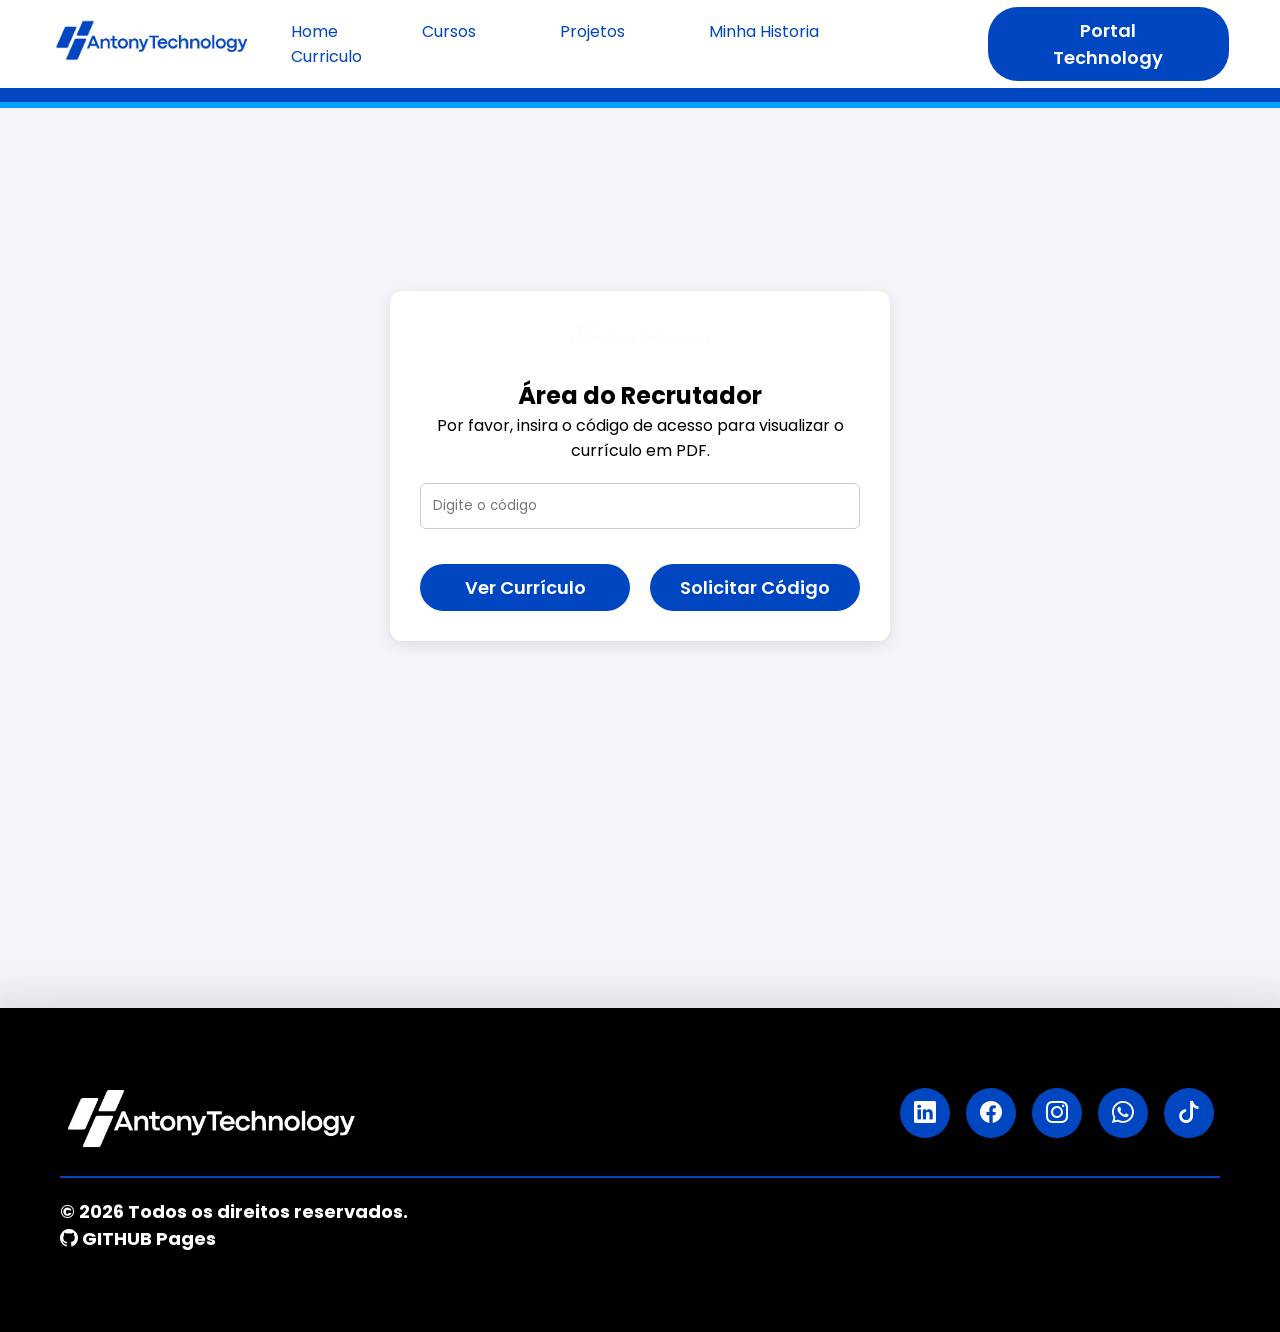
<file: curriculo.html>
<!DOCTYPE html>
<html lang="pt-br">

<head>
    <meta charset="UTF-8">
    <meta name="viewport" content="width=device-width, initial-scale=1.0">
    <link rel="shortcut icon" href="images/icon.png" type="image/x-icon">
    <!--GOOGLE FONTS-->
    <link rel="preconnect" href="https://fonts.googleapis.com">
    <link rel="preconnect" href="https://fonts.gstatic.com" crossorigin>
    <link
        href="https://fonts.googleapis.com/css2?family=Poppins:ital,wght@0,100;0,200;0,300;0,400;0,500;0,600;0,700;0,800;0,900;1,100;1,200;1,300;1,400;1,500;1,600;1,700;1,800;1,900&display=swap"
        rel="stylesheet">
    <!--FIM GOOGLE FONTS -->
    <!--BOOTSTRAP ICONS -->
    <link rel="stylesheet" href="https://cdn.jsdelivr.net/npm/bootstrap-icons@1.11.3/font/bootstrap-icons.min.css">
    <!--FIM BOOTSTRAP ICONS -->
    <link rel="stylesheet" href="style.css">
    <link rel="stylesheet" href="stylemobile.css">
    <script src="menu.js" defer></script>
    <title>Antony Technology</title>
</head>

<body>
    <header>
        <!--interface começo-->
        <div class="interface">
            <div class="logo">
                <!--logo -->
                <a href="index.html">
                    <img src="images/logo1.png" alt="logo do portifolio">
                </a>
            </div>
            <!--fim logo -->
            <!--menu desktop-->
            <nav class="menu-desktop">
                <ul>
                    <li><a href="index.html">Home</a></li>
                    <li><a href="cursos.html">Cursos</a></li>
                    <li><a href="#">Projetos</a></li>
                    <li><a href="#">Minha Historia</a></li>
                    <li><a href="curriculo.html">Curriculo</a></li>
                </ul>
            </nav>
            <div class="btn-contato">
                <a href="login.html">
                    <button>Portal Technology</button>
                </a>
            </div>
            <!--fim menu desktop-->

            <!--menu mobile -->
            <div class="btn-abrir-menu" id="btn-menu">
                <i class="bi bi-list"></i>
            </div>

            <div class="menu-mobile" id="menu-mobile">
                <div class="btn-fechar">
                    <i class="bi bi-x-lg"></i>
                </div>

                <nav>
                    <ul>
                        <li><a href="index.html">Home</a></li>
                        <li><a href="cursos.html">Cursos</a></li>
                        <li><a href="#">Projetos<br>(em breve)</a></li>
                        <li><a href="#">Minha História<br>(em breve)</a></li>
                        <li><a href="curriculo.html">Curriculo</a></li>
                        <li><a href="redirecionamento.html">Contato</a></li>
                        <div class="btn-portal">
                            <li><a href="login.html">Portal Technology</a></li>
                        </div>
                    </ul>
                </nav>
            </div>
            <div class="overlay-menu" id="overlay-menu">
            </div>
        </div>
    </header>
    <!--fim menu mobile-->

    <div class="space1">
    </div>
    <div class="space2">
    </div>

    <div class="card">

        <main class="container-acesso">
            <div class="card-acesso">
                <img src="images/logo2.png" alt="Logo" class="logo-acesso">
                <h2 class="titulo-negrito">Área do Recrutador</h2>
                <p>Por favor, insira o código de acesso para visualizar o currículo em PDF.</p>

                <div class="input-group">
                    <input type="password" id="input-codigo" placeholder="Digite o código">
                    <button id="btn-acessar" class="btn-acesso-curriculo">Ver Currículo</button>
                    <button type="button" id="btn-solicitar" class="btn-solicitar-codigo">Solicitar Código</button>
                </div>

                <p id="mensagem-erro" class="hidden">Código inválido. Verifique e tente novamente.</p>
            </div>

            <div id="pdf-container" class="hidden">
                <hr class="linha-separadora">
                <p class="sucesso-texto"><strong><i class="bi bi-check-circle"></i> Acesso Concedido!</strong></p>
                <iframe src="" id="meu-pdf" width="100%" height="600px" class="iframe-pdf"></iframe>
            </div>
        </main>

    </div>
    <script src="script.js"></script>

    <!--footer-->
    <footer>
        <div class="interface">
            <div class="line-footer">
                <div class="flex">
                    <div class="logo-footer">
                        <img src="images/logo2.png" alt="">
                    </div>
                    <br><br>
                    <div class="btn-social">
                        <a href="https://www.linkedin.com/in/antony-fernando-silva-96120b21a"><button><i
                                    class="bi bi-linkedin"></i></button></a>
                        <a href="#"><button><i class="bi bi-facebook"></i></button></a>
                        <a href="#"><button><i class="bi bi-instagram"></i></button></a>
                        <a href="https://wa.me/5511939064011"><button><i class="bi bi-whatsapp"></i></button></a>
                        <a href="#"><button><i class="bi bi-tiktok"></i></button></a>
                        </a>
                    </div><!--btn-social-->
                </div> <!--flex-->
            </div> <!--line footer-->
            <div class="line-footer borda">
                <div class="text-footer1">
                    © 2026 Todos os direitos reservados.
                </div>
                <div class="text-footer2">
                    <i class="bi bi-github"></i> GITHUB Pages
                </div>
            </div> <!--line footer-->
        </div> <!--interface-->
    </footer>
</body>

</html>
</file>
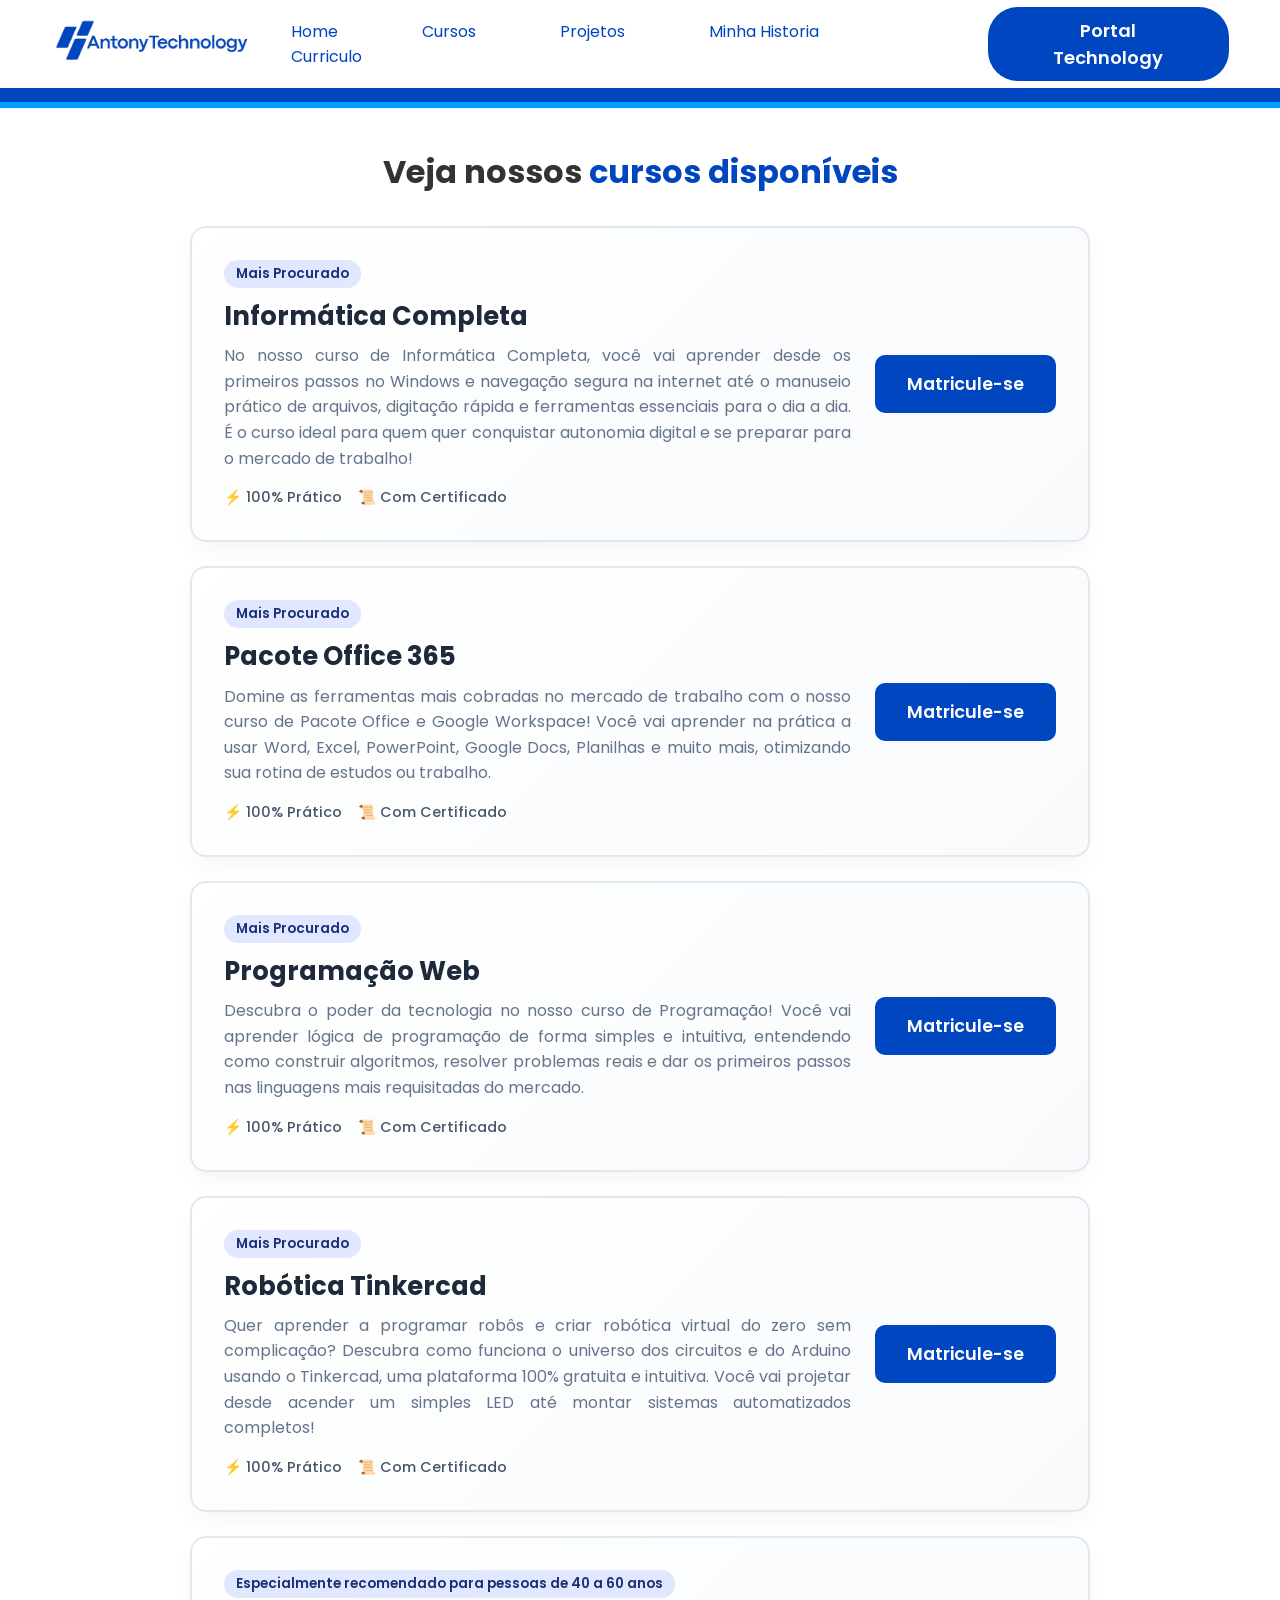
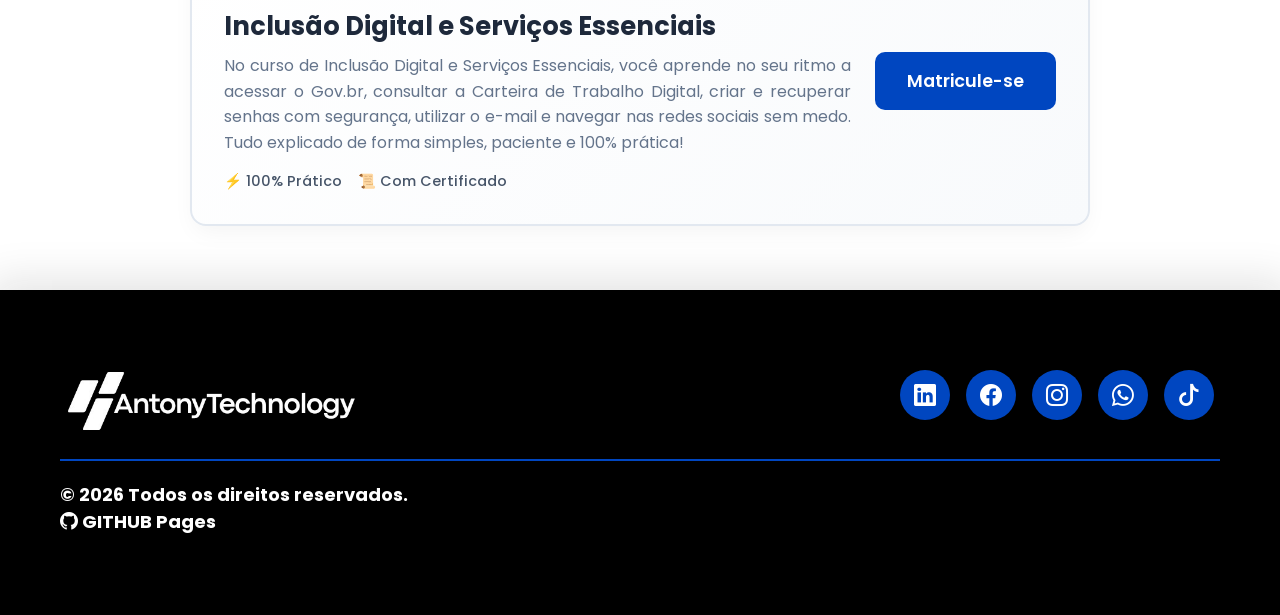
<file: cursos.html>
<!DOCTYPE html>
<html lang="pt-br">

<head>
    <meta charset="UTF-8">
    <meta name="viewport" content="width=device-width, initial-scale=1.0">
    <link rel="shortcut icon" href="images/icon.png" type="image/x-icon">
    <!--GOOGLE FONTS-->
    <link rel="preconnect" href="https://fonts.googleapis.com">
    <link rel="preconnect" href="https://fonts.gstatic.com" crossorigin>
    <link
        href="https://fonts.googleapis.com/css2?family=Poppins:ital,wght@0,100;0,200;0,300;0,400;0,500;0,600;0,700;0,800;0,900;1,100;1,200;1,300;1,400;1,500;1,600;1,700;1,800;1,900&display=swap"
        rel="stylesheet">
    <!--FIM GOOGLE FONTS -->
    <!--BOOTSTRAP ICONS -->
    <link rel="stylesheet" href="https://cdn.jsdelivr.net/npm/bootstrap-icons@1.11.3/font/bootstrap-icons.min.css">
    <!--FIM BOOTSTRAP ICONS -->
    <link rel="stylesheet" href="style.css">
    <link rel="stylesheet" href="stylemobile.css">
    <script src="menu.js" defer></script>

    <link rel="stylesheet" href="https://cdnjs.cloudflare.com/ajax/libs/font-awesome/6.5.1/css/all.min.css">
    <link rel="stylesheet"
        href="https://maxst.icons8.com/vue-static/landings/line-awesome/line-awesome/1.3.0/css/line-awesome.min.css">
    <title>Antony Technology</title>
</head>

<body>
    <header>
        <!--interface começo-->
        <div class="interface">
            <div class="logo">
                <!--logo -->
                <a href="index.html">
                    <img src="images/logo1.png" alt="logo do portifolio">
                </a>
            </div>
            <!--fim logo -->
            <!--menu desktop-->
            <nav class="menu-desktop">
                <ul>
                    <li><a href="index.html">Home</a></li>
                    <li><a href="cursos.html">Cursos</a></li>
                    <li><a href="#">Projetos</a></li>
                    <li><a href="#">Minha Historia</a></li>
                    <li><a href="curriculo.html">Curriculo</a></li>
                </ul>
            </nav>
            <div class="btn-contato">
                <a href="login.html">
                    <button>Portal Technology</button>
                </a>
            </div>
            <!--fim do menu desktop-->

            <!--menu mobile -->

            <div class="btn-abrir-menu" id="btn-menu">
                <i class="bi bi-list"></i>
            </div>

            <div class="menu-mobile" id="menu-mobile">
                <div class="btn-fechar">
                    <i class="bi bi-x-lg"></i>
                </div>

                <nav>
                    <ul>
                        <li><a href="index.html">Home</a></li>
                        <li><a href="cursos.html">Cursos</a></li>
                        <li><a href="#">Projetos<br>(em breve)</a></li>
                        <li><a href="#">Minha História<br>(em breve)</a></li>
                        <li><a href="curriculo.html">Curriculo</a></li>
                        <li><a href="redirecionamento.html">Contato</a></li>
                        <div class="btn-portal">
                            <li><a href="login.html">Portal Technology</a></li>
                        </div>
                    </ul>
                </nav>
            </div>
            <div class="overlay-menu" id="overlay-menu">
            </div>
        </div>
    </header>

    <!--fim do menu mobile -->

    <div class="space1">
    </div>
    <div class="space2">
    </div>

    <!--sessão dos cursos -->

    <section class="secao-cursos">
        <div class="interface">
            <h2 class="titulo-secao">Veja nossos <span>cursos disponíveis</span></h2>

            <div class="card-curso-destaque">
                <div class="card-conteudo">
                    <span class="badge-destaque">Mais Procurado</span>
                    <h3 class="curso-titulo">Informática Completa</h3>
                    <p class="curso-descricao">
                        No nosso curso de Informática Completa, você vai aprender desde os primeiros
                        passos no Windows e navegação segura na internet até o manuseio prático de arquivos,
                        digitação rápida e ferramentas essenciais para o dia a dia. É o curso ideal para quem
                        quer conquistar autonomia digital e se preparar para o mercado de trabalho!
                    </p>
                    <div class="curso-detalhes">
                        <span>⚡ 100% Prático</span>
                        <span>📜 Com Certificado</span>
                    </div>
                </div>
                <div class="card-acao">
                    <a href="login.html" class="btn-matricular">Matricule-se</a>
                </div>
            </div>

            <div class="card-curso-destaque">
                <div class="card-conteudo">
                    <span class="badge-destaque">Mais Procurado</span>
                    <h3 class="curso-titulo">Pacote Office 365</h3>
                    <p class="curso-descricao">
                        Domine as ferramentas mais cobradas no mercado de trabalho com o nosso curso de Pacote Office
                        e Google Workspace! Você vai aprender na prática a usar Word, Excel, PowerPoint, Google Docs,
                        Planilhas e muito mais, otimizando sua rotina de estudos ou trabalho.
                    </p>
                    <div class="curso-detalhes">
                        <span>⚡ 100% Prático</span>
                        <span>📜 Com Certificado</span>
                    </div>
                </div>
                <div class="card-acao">
                    <a href="login.html" class="btn-matricular">Matricule-se</a>
                </div>
            </div>

            <div class="card-curso-destaque">
                <div class="card-conteudo">
                    <span class="badge-destaque">Mais Procurado</span>
                    <h3 class="curso-titulo">Programação Web</h3>
                    <p class="curso-descricao">
                        Descubra o poder da tecnologia no nosso curso de Programação! Você vai aprender lógica de
                        programação
                        de forma simples e intuitiva, entendendo como construir algoritmos, resolver problemas reais e
                        dar os
                        primeiros passos nas linguagens mais requisitadas do mercado.
                    </p>
                    <div class="curso-detalhes">
                        <span>⚡ 100% Prático</span>
                        <span>📜 Com Certificado</span>
                    </div>
                </div>
                <div class="card-acao">
                    <a href="login.html" class="btn-matricular">Matricule-se</a>
                </div>
            </div>

            <div class="card-curso-destaque">
                <div class="card-conteudo">
                    <span class="badge-destaque">Mais Procurado</span>
                    <h3 class="curso-titulo">Robótica Tinkercad</h3>
                    <p class="curso-descricao">
                        Quer aprender a programar robôs e criar robótica virtual do zero sem complicação?
                        Descubra como funciona o universo dos circuitos e do Arduino usando o Tinkercad,
                        uma plataforma 100% gratuita e intuitiva. Você vai projetar desde acender um simples
                        LED até montar sistemas automatizados completos!
                    </p>
                    <div class="curso-detalhes">
                        <span>⚡ 100% Prático</span>
                        <span>📜 Com Certificado</span>
                    </div>
                </div>
                <div class="card-acao">
                    <a href="login.html" class="btn-matricular">Matricule-se</a>
                </div>
            </div>

            <div class="card-curso-destaque">
                <div class="card-conteudo">
                    <span class="badge-destaque">Especialmente recomendado para pessoas de 40 a 60 anos</span>
                    <h3 class="curso-titulo">Inclusão Digital e Serviços Essenciais</h3>
                    <p class="curso-descricao">
                        No curso de Inclusão Digital e Serviços Essenciais, você aprende no seu ritmo a
                        acessar o Gov.br, consultar a Carteira de Trabalho Digital, criar e recuperar
                        senhas com segurança, utilizar o e-mail e navegar nas redes sociais sem medo.
                        Tudo explicado de forma simples, paciente e 100% prática!
                    </p>
                    <div class="curso-detalhes">
                        <span>⚡ 100% Prático</span>
                        <span>📜 Com Certificado</span>
                    </div>
                </div>
                <div class="card-acao">
                    <a href="login.html" class="btn-matricular">Matricule-se</a>
                </div>
            </div>

        </div>
    </section>
    <!--fim da sessão dos cursos -->

    <!--footer-->
    <footer>
        <div class="interface">
            <div class="line-footer">
                <div class="flex">
                    <div class="logo-footer">
                        <img src="images/logo2.png" alt="">
                    </div>
                    <br><br>
                    <div class="btn-social">
                        <a href="https://www.linkedin.com/in/antony-fernando-silva-96120b21a"><button><i
                                    class="bi bi-linkedin"></i></button></a>
                        <a href="#"><button><i class="bi bi-facebook"></i></button></a>
                        <a href="#"><button><i class="bi bi-instagram"></i></button></a>
                        <a href="https://wa.me/5511939064011"><button><i class="bi bi-whatsapp"></i></button></a>
                        <a href="#"><button><i class="bi bi-tiktok"></i></button></a>
                        </a>
                    </div>
                </div>
            </div>
            <div class="line-footer borda">
                <div class="text-footer1">
                    © 2026 Todos os direitos reservados.
                </div>
                <div class="text-footer2">
                    <i class="bi bi-github"></i> GITHUB Pages
                </div>
            </div>
        </div>
    </footer>

</body>

</html>
</file>
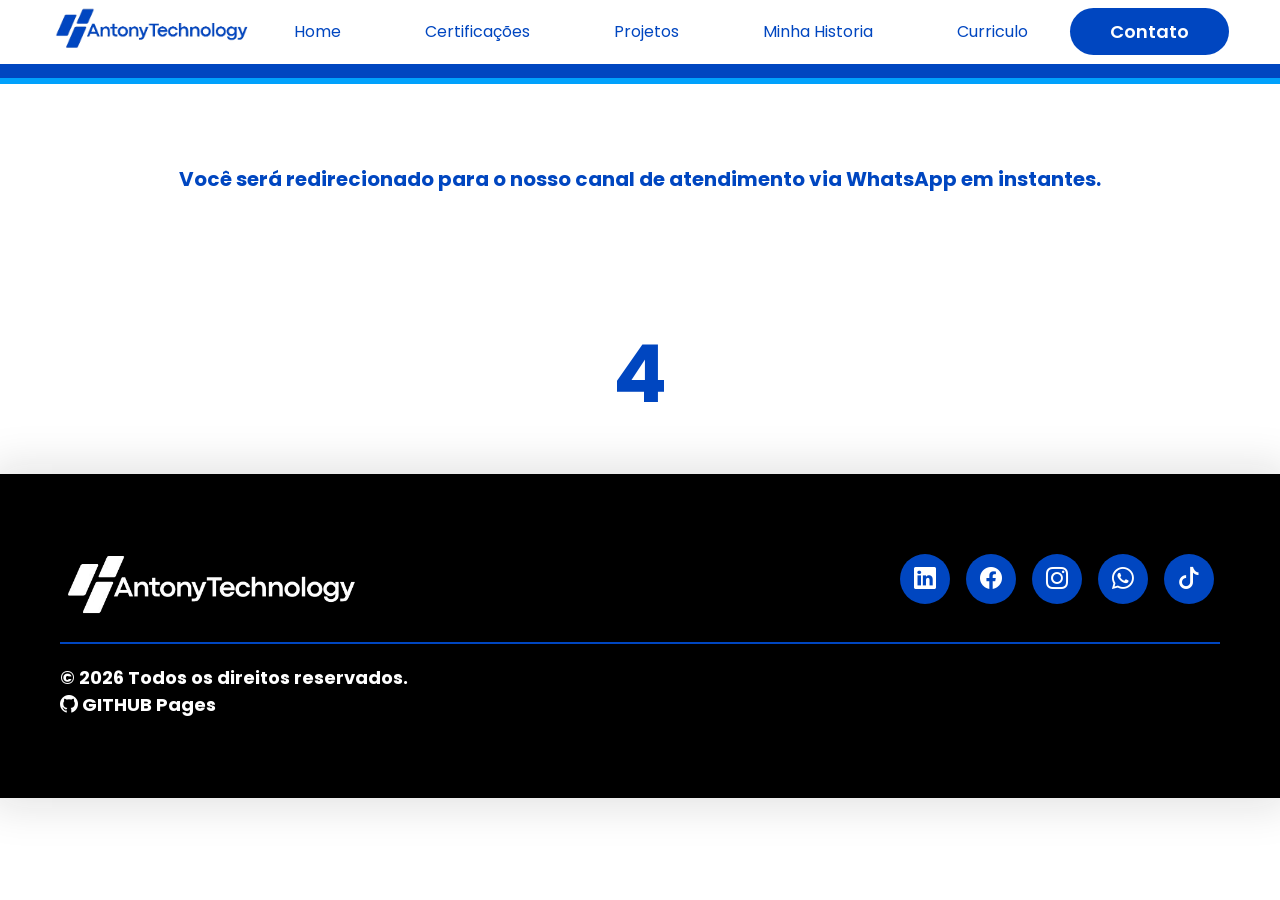
<file: redirecionamento.html>
<!DOCTYPE html>
<html lang="pt-br">

<head>
    <meta charset="UTF-8">
    <meta name="viewport" content="width=device-width, initial-scale=1.0">
    <link rel="shortcut icon" href="images/icon.png" type="image/x-icon">
    <!--GOOGLE FONTS-->
    <link rel="preconnect" href="https://fonts.googleapis.com">
    <link rel="preconnect" href="https://fonts.gstatic.com" crossorigin>
    <link
        href="https://fonts.googleapis.com/css2?family=Poppins:ital,wght@0,100;0,200;0,300;0,400;0,500;0,600;0,700;0,800;0,900;1,100;1,200;1,300;1,400;1,500;1,600;1,700;1,800;1,900&display=swap"
        rel="stylesheet">
    <!--FIM GOOGLE FONTS -->
    <!--BOOTSTRAP ICONS -->
    <link rel="stylesheet" href="https://cdn.jsdelivr.net/npm/bootstrap-icons@1.11.3/font/bootstrap-icons.min.css">
    <!--FIM BOOTSTRAP ICONS -->
    <link rel="stylesheet" href="style.css">
    <link rel="stylesheet" href="stylemobile.css">
    <script src="menu.js" defer></script>
    <title>Antony Technology</title>
</head>

<body>

    <header>
        <!--interface começo-->
        <div class="interface">
            <div class="logo">
                <!--logo -->
                <a href="index.html">
                    <img src="images/logo1.png" alt="logo do portifolio">
                </a>
            </div>
            <!--fim logo -->
            <!--menu desktop -->
            <nav class="menu-desktop">
                <ul>
                    <li><a href="index.html">Home</a></li>
                    <li><a href="#">Certificações</a></li>
                    <li><a href="#">Projetos</a></li>
                    <li><a href="#">Minha Historia</a></li>
                    <li><a href="curriculo.html">Curriculo</a></li>
                </ul>
            </nav>

            <div class="btn-contato">
                <a href="redirecionamento.html">
                    <button>Contato</button>
                </a>
            </div>
            <!--menu desktop-->

            <!--menu mobile-->

            <div class="btn-abrir-menu" id="btn-menu">
                <i class="bi bi-list"></i>
            </div>

            <div class="menu-mobile" id="menu-mobile">
                <div class="btn-fechar">
                    <i class="bi bi-x-lg"></i>
                </div>

                <nav>
                    <ul>
                        <li><a href="index.html">Home</a></li>
                        <li><a href="cursos.html">Cursos</a></li>
                        <li><a href="#">Projetos<br>(em breve)</a></li>
                        <li><a href="#">Minha História<br>(em breve)</a></li>
                        <li><a href="curriculo.html">Curriculo</a></li>
                        <li><a href="redirecionamento.html">Contato</a></li>
                        <div class="btn-portal">
                            <li><a href="login.html">Portal Technology</a></li>
                    </ul>
                </nav>
            </div>
            <div class="overlay-menu" id="overlay-menu">
            </div>
        </div>
    </header>
    <!-- fim menu mobile-->

    <div class="space1"></div>
    <div class="space2"></div>


    <div class="redirecionamento">
        <h1 class="mensagem">Você será redirecionado para o nosso canal de atendimento via WhatsApp em instantes.</h1>
    </div>


    <div class="container">
        <h1 id="countdown">5</h1>
    </div>
    <script src="script.js"></script>

    <!--footer-->
    <footer>
        <div class="interface">
            <div class="line-footer">
                <div class="flex">
                    <div class="logo-footer">
                        <img src="images/logo2.png" alt="">
                    </div>
                    <br><br>
                    <div class="btn-social">
                        <a href="https://www.linkedin.com/in/antony-fernando-silva-96120b21a"><button><i
                                    class="bi bi-linkedin"></i></button></a>
                        <a href="#"><button><i class="bi bi-facebook"></i></button></a>
                        <a href="#"><button><i class="bi bi-instagram"></i></button></a>
                        <a href="https://wa.me/5511939064011"><button><i class="bi bi-whatsapp"></i></button></a>
                        <a href="#"><button><i class="bi bi-tiktok"></i></button></a>
                        </a>
                    </div>
                </div>
            </div>
            <div class="line-footer borda">
                <div class="text-footer1">
                    © 2026 Todos os direitos reservados.
                </div>
                <div class="text-footer2">
                    <i class="bi bi-github"></i> GITHUB Pages
                </div>
            </div>
        </div>
    </footer>
</body>

</html>
</file>
<file: style.css>
/* ESTILO GERAL */

* {
    margin: 0;
    padding: 0;
    box-sizing: border-box;
    font-family: 'Poppins', sans-serif;
}

/* MENU DE OPÇÕES */

body {
    background-color: white;
    height: 100vh;
}

.interface {
    max-width: 1280px;
    margin: 0 auto;
}

.flex {
    display: flex;
}

.btn-contato button {
    padding: 10px 40px;
    font-size: 18px;
    font-weight: 600;
    background-color: rgb(0, 70, 192);
    color: white;
    border: 0;
    border-radius: 30px;
    cursor: pointer;
    transition: .2s;
}

h2.titulo1 {
    color: rgb(0, 70, 192);
    font-size: 34px;
    text-align: center;
}

h2.titulo2 {
    color: black;
    font-size: 34px;
    text-align: center;
}

h2.titulo2 {
    color: white;
    font-size: 34px;
    text-align: center;
}

h2.titulo span {
    color: rgb(0, 70, 192);
}

button:hover,
form .btn-enviar input:hover {
    box-shadow: 0px 0px 8px #118ab2;
    transform: scale(1.05);
}

/* ESTILO DO CABEÇALHO */

.logo img {
    max-width: 200px;
}

header {
    padding: 7px 4%;
    background-color: white;
    /* aqui troca a cor do menu de opções */
}

header>.interface {
    display: flex;
    align-items: center;
    justify-content: space-between;
}

header a {
    color: rgb(0, 70, 192);
    text-decoration: none;
    display: inline-block;
    transition: .2s;
}

header nav.menu-desktop a:hover {
    color: rgb(0, 70, 192);
    transform: scale(1.05);
}

header nav ul {
    list-style-type: none;
}

header nav.menu-desktop ul li {
    display: inline-block;
    padding: 0 40px;
}

.space1 {
    padding: 7px 4%;
    background-color: rgb(0, 70, 192);
}

.space2 {
    padding: 3px 4%;
    background-color: #00a1fc;
}

.space3 {
    background-color: #00a1fc;
}

/* ESTILO DO MENU MOBILE */

.btn-abrir-menu i {
    color: rgb(0, 70, 192);
    font-size: 40px;
}

.menu-mobile {
    background-color: #000;
    /* aqui troca a cor do menu do celular */
    height: 100vh;
    position: fixed;
    top: 0;
    right: 0;
    z-index: 99999;
    width: 0%;
    overflow: hidden;
    transition: .5s;
}

.menu-mobile.abrir-menu {
    width: 70%;
}

.menu-mobile.btn-abrir-menu~.overlay-menu {
    display: block;

}

.menu-mobile .btn-fechar {
    padding: 20px 5%;
}

.menu-mobile .btn-fechar i {
    color: rgb(0, 70, 192);
    font-size: 30px;
}

.menu-mobile nav ul {
    text-align: right;
}

.menu-mobile nav ul li a {
    color: #fff;
    font-size: 20px;
    font-weight: 300;
    padding: 20px 8%;
    display: block;
}

.menu-mobile nav ul li a:hover {
    background-color: rgb(0, 70, 192);
    color: white;
}

.overlay-menu {
    background-color: #00000036;
    width: 100%;
    height: 100%;
    position: fixed;
    top: 0;
    left: 0;
    z-index: 88888;
    display: none;
}

/* ESTILO DO TOPO DO SITE */

.img-topo-site img {
    /* essa linha fui eu que editei */
    height: 250px;
    width: 250px;
}

section.topo-do-site {
    padding: 40px 4%;
}

section.topo-do-site .flex {
    align-items: center;
    justify-content: center;
    gap: 90px;
}

.topo-do-site h1 {
    color: #fff;
    font-size: 42px;
    line-height: 40px;
}

.topo-do-site span {
    color: black;
}

.topo-do-site .txt-topo-site p {
    color: black;
    margin: 40px 0px;
    text-align: justify;
}

.topo-do-site .txt-topo-site h1 {
    color: white;
    margin: 40px 0px;
}


/* ESPECIALIDADES */

section.especialidades {
    padding: 80px 4%;
}

section.especialidades .flex {
    gap: 60px;
}

.especialidades .especialidades-box {
    color: black;
    padding: 40px;
    border-radius: 20px;
    margin-top: 45px;
    transition: .2s;
    text-align: justify;
    border: 2px solid #0046C0;
}

.especialidades .especialidades-box:hover {
    transform: scale(1.05);
    box-shadow: 0 0 20px rgb(0, 70, 192);
    border: 2px solid #0046C0;
}

.especialidades .especialidades-box i {
    font-size: 70px;
    color: #118ab2;
}

.especialidades .especialidades-box h3 {
    font-size: 28px;
    margin: 15px 0;
}

.especialidades-box img {
    /* Define as dimensões */
    width: 300px;
    height: 300px;

    /* Centraliza a imagem */
    display: block;
    margin: 0 auto;
}

/* ESTILO SOBRE */

.image-sobre img {
    /* essa linha fui eu que editei */
    height: 250px;
    width: 250px;
}

section.sobre {
    padding: 40px 4%;
}

section.sobre .flex {
    align-items: center;
    gap: 60px;
}

.sobre .txt-sobre {
    color: black;
}

.sobre .txt-sobre h2 {
    font-size: 40px;
    line-height: 40px;
    margin-bottom: 30px;
}

.sobre .txt-sobre h2 span {
    color: rgb(0, 70, 192);
    display: block;
}

.sobre .txt-sobre p {
    margin: 20px 0;
    text-align: justify;
}

/* BOTAO DAS REDES SOCIAIS */

.btn-social button {
    width: 50px;
    height: 50px;
    border-radius: 50%;
    border: none;
    color: white;
    background-color: rgb(0, 70, 192);
    font-size: 22px;
    cursor: pointer;
    margin: 0 6px;
    transition: .2s;
}

.btn-social.github {
    width: 50px;
    height: 50px;
    border-radius: 50%;
    border: none;
    color: red;
    background-color: white;
    font-size: 22px;
    cursor: pointer;
    margin: 0 6px;
    transition: .2s;
}

/* ESTILO DO PORTIFÓLIO ---------------------- */

section.portifolio {
    padding: 80px 4%;
    box-shadow: 0px 0px 40px 10px #ffffff3f;
}

section.portifolio .flex {
    justify-content: space-around;
    margin-top: 60px;
}

.img-port {
    width: 360px;
    height: 460px;
    background-color: cover;
    background-position: 100% 0%;
    transition: 8s;
    border-radius: 40px;
    position: relative;
    background-size: cover;
}

.img-port:hover {
    background-position: 100% 100%;
}

.overlay {
    position: absolute;
    top: 0;
    left: 0;
    width: 100%;
    height: 100%;
    border: 2px solid #0046C0;
    border-radius: 40px;
    box-sizing: border-box;
    display: flex;
    align-items: center;
    justify-content: center;
    font-size: 24px;
    font-weight: 600;
    color: #0046C0;
    transition: 0.5s;
    background-color: transparent;
}


.overlay span,
.overlay i {
    opacity: 0;
    transition: 0.5s;
}

.overlay:hover {
    background-color: #118ab257;
    box-shadow: 0 0 20px #0046C0;
}

.overlay:hover span,
.overlay:hover i {
    opacity: 1;
}

/* FORMULARIO DE CONTATO --------------------- */

section.formulario {
    background-color: rgb(0, 70, 192);
    padding: 80px 4%;
}

form {
    max-width: 500px;
    margin: 0 auto;
    display: flex;
    justify-content: center;
    flex-direction: column;
    gap: 10px;
    margin-top: 40px;
}

form input,
textarea {
    width: 100%;
    background-color: white;
    border: 0;
    outline: 0;
    padding: 20px 15px;
    border-radius: 15px;
    color: black;
    font-size: 18px;
}

form input::placeholder {}

form textarea {
    resize: none;
}

form .btn-enviar {
    margin-top: 20px;
    text-align: center;
}

form .btn-enviar input {
    width: 120px;
    background-color: white;
    color: rgb(0, 70, 192);
    font-weight: 700;
    cursor: pointer;
    transition: .2s;
}

.formulario {
    text-align: center;
    padding: 40px;
}

.formulario img {
    max-width: 500px;
    height: auto;
    margin-bottom: 15px;
}

/* FOOTER ------------------- */

.logo-footer img {
    max-width: 300px;
}

footer {
    padding: 60px;
    box-shadow: 0 0 40px 10px #1111111d;
    background-color: black;
}

footer .flex {
    justify-content: space-between;
}

footer .line-footer {
    padding: 20px 0;
    border-bottom: 20px;
}

.borda {
    border-top: 2px solid rgb(0, 70, 192);
}

footer .line-footer p i {
    color: #118ab2;
    font-size: 22px;
}

footer .line-footer p a {
    color: #fff;
}

.text-footer1 {
    color: #fff;
    font-size: 18px;
    font-weight: bolder;
}

.text-footer2 {
    color: white;
    font-size: 18px;
    font-weight: bolder;
}

/* REDIRECIONAMENTO.HTML -------------------- */

.redirecionamento {
    text-align: center;
}

h1.mensagem {
    text-align: center;
    font-size: 20px;
    color: #fff;
    gap: 90px;
}

.container {
    margin: 0;
    height: 200px;
    display: flex;
    justify-content: center;
    align-items: center;
    background-color: white;
    color: #118ab2;
    font-family: 'Poppins', sans-serif;
    text-align: center;
}

#countdown {
    font-size: 5rem;
    margin: 0;
    color: #0046C0;
}

.redirecionamento h1 {
    color: #0046C0;
    margin: 80px;
}


/* CURRICULO.HTML ------------------- */

.linha-separadora {
    display: none;
    margin: 30px;
}

.container-acesso {
    width: 90%;
    max-width: 500px;
    background: white;
    padding: 30px;
    border-radius: 12px;
    box-shadow: 0 4px 15px rgba(0, 0, 0, 0.1);
    text-align: center;
    margin-top: 16px;
    margin-bottom: 200px;
}

.logo-acesso {
    max-width: 150px;
    margin-bottom: 20px;
}

.input-group {
    display: flex;
    justify-content: center;
    gap: 20px;
    margin-top: 20px;
    flex-wrap: wrap;
}

input {
    width: 100%;
    padding: 12px;
    margin-bottom: 15px;
    border: 1px solid #ccc;
    border-radius: 6px;
    box-sizing: border-box;
}

.btn-acesso-curriculo {
    padding: 10px 30px;
    font-size: 18px;
    font-weight: 600;
    background-color: rgb(0, 70, 192);
    color: white;
    border: 0;
    border-radius: 30px;
    cursor: pointer;
    transition: .2s;

}

button:hover {
    background-color: #0056b3;

}

.btn-solicitar-codigo {
    padding: 10px 30px;
    font-size: 18px;
    font-weight: 600;
    background-color: rgb(0, 70, 192);
    color: white;
    border: 0;
    border-radius: 30px;
    cursor: pointer;
    transition: .2s;
}

.btn-acesso-curriculo {
    flex: 1;
    margin-top: 0;
}

.hidden {
    display: none;
}

#mensagem-erro {
    color: #d9534f;

    margin-top: 15px;
    font-weight: bold;
}

.card {
    margin: 0;
    padding: 0;
    display: flex;
    justify-content: center;
    align-items: center;
    min-height: 100vh;
    background-color: #f4f4f9;
}

/* LOGIN.HTML ----------------------------------  */

.testelogin {
    margin: 0;
    display: flex;
    justify-content: center;
    align-items: center;
    min-height: 40vh;
    background-color: #f4f4f9;
    font-family: 'Segoe UI', sans-serif;
}

/* O Card Branco */
.card-acessar {
    background: white;
    padding: 40px;
    border-radius: 20px;
    box-shadow: 0 10px 30px rgba(0, 0, 0, 0.1);
    text-align: center;
    width: 95%;
    max-width: 400px;
}

.titulo-acesso {
    font-weight: bold;
    margin-bottom: 10px;
    color: #333;
}

.subtitulo {
    font-size: 14px;
    color: #666;
    margin-bottom: 25px;
}

.input-group-login {
    margin-bottom: 10px;
}

.input-login {
    width: 100%;
    padding: 12px 15px;
    border: 1.5px solid #b0b0b0;
    border-radius: 10px;
    box-sizing: border-box;
    font-size: 16px;
    outline: none;
    background-color: #ffffff;
    transition: all 0.2s ease;
}

.input-login:focus {
    border-color: #0046c0;
    box-shadow: 0 0 5px rgba(0, 70, 192, 0.2);
}

.botoes-container-login {
    display: flex;
    gap: 15px;
    margin-top: 20px;
}

.btn-acesso {
    flex: 1;
    padding: 12px;
    border-radius: 30px;
    font-weight: 600;
    font-size: 16px;
    cursor: pointer;
    transition: 0.3s;
    border: none;
}

.btn-primario {
    background-color: #0046c0;
    color: white;
}

.btn-primario:hover {
    background-color: #003591;
}

/* Botão Cadastrar */
.btn-secundario {
    background-color: transparent;
    color: #0046c0;
    border: 2px solid #0046c0;
}

.btn-secundario:hover {
    background-color: #0046c0;
    color: white;
}

.hidden {
    display: none;
}


.link-voltar {
    margin-top: 20px;
}

.link-voltar a {
    font-size: 14px;
    color: #0046c0;
    text-decoration: none;
    font-weight: 600;
}

.link-voltar a:hover {
    text-decoration: underline;
}

/*MODAL DO REDEFINIR A SENHA ---------------------- */

/* 1. Regra fundamental para esconder o modal inicialmente */
.hidden {
    display: none !important;
}

/* 2. Fundo escurecido que cobre toda a tela */
.modal-bg {
    position: fixed;
    top: 0;
    left: 0;
    width: 100%;
    height: 100%;
    background: rgba(0, 0, 0, 0.7);
    /* Cor preta com 70% de transparência */
    display: flex;
    justify-content: center;
    align-items: center;
    z-index: 1000;
    /* Garante que fique na frente de tudo */
}

/* 3. Caixa branca do Modal (o conteúdo) */
.modal-content {
    background: white;
    padding: 30px;
    border-radius: 15px;
    width: 90%;
    max-width: 400px;
    text-align: center;
    position: relative;
    box-shadow: 0 5px 15px rgba(0, 0, 0, 0.3);
}

/* 4. Botão de fechar (o X) */
.close-btn {
    position: absolute;
    top: 10px;
    right: 15px;
    font-size: 24px;
    cursor: pointer;
    color: #333;
}

/* 5. Ajuste para o input dentro do modal */
#email-recuperacao {
    width: 100%;
    margin: 20px 0;
    padding: 10px;
    border: 1px solid #ccc;
    border-radius: 5px;
}

/* CURSOS.HTML ----------------------------------  */

.secao-cursos {
    padding: 40px 20px;
    font-family: 'Segoe UI', Tahoma, Geneva, Verdana, sans-serif;
}

.secao-cursos .titulo-secao {
    text-align: center;
    font-size: 2rem;
    color: #333;
    margin-bottom: 30px;
}

.secao-cursos .titulo-secao span {
    color: rgb(0, 70, 192);
}

.card-curso-destaque {
    background: linear-gradient(135deg, #ffffff 0%, #f8fafc 100%);
    border: 2px solid #e2e8f0;
    border-radius: 16px;
    padding: 32px;
    max-width: 900px;
    margin: 0 auto 24px auto;
    display: flex;
    align-items: center;
    justify-content: space-between;
    gap: 24px;
    box-shadow: 0 10px 25px -5px rgba(0, 0, 0, 0.05);
    transition: transform 0.3s ease, box-shadow 0.3s ease;
}

.card-curso-destaque:hover {
    transform: translateY(-4px);
    box-shadow: 0 20px 30px -10px rgba(0, 0, 0, 0.1);
    border-color: #c7d2fe;
}


.card-conteudo {
    flex: 1;
}

.badge-destaque {
    display: inline-block;
    background-color: #e0e7ff;
    color: #1a3077;
    font-size: 0.85rem;
    font-weight: 600;
    padding: 4px 12px;
    border-radius: 20px;
    margin-bottom: 12px;
}

.curso-titulo {
    font-size: 1.6rem;
    color: #1e293b;
    margin-bottom: 10px;
    line-height: 1.3;
}

.curso-descricao {
    color: #64748b;
    font-size: 1rem;
    line-height: 1.6;
    margin-bottom: 16px;
    text-align: justify;
}

.curso-detalhes {
    display: flex;
    gap: 16px;
    font-size: 0.9rem;
    color: #475569;
    font-weight: 500;
}

/* Botão de Ação */
.card-acao {
    flex-shrink: 0;
}

.btn-matricular {
    display: inline-block;
    background-color: rgb(0, 70, 192);
    color: #ffffff;
    padding: 16px 32px;
    border-radius: 10px;
    font-size: 1.1rem;
    font-weight: 600;
    text-decoration: none;
    text-align: center;
    transition: background-color 0.2s ease, transform 0.1s ease;
}

.btn-matricular:hover {
    background-color: #4338ca;
    transform: scale(1.02);
}
</file>
<file: stylemobile.css>
/* BOTÃO DO MENU DE OPÇÕES MOBILE */

/* Esconder o botão de menu na versão desktop */
.btn-abrir-menu {
    display: none;
}

/* Exibir o botão de menu na versão mobile */
@media screen and (max-width: 1020px) {
    .btn-abrir-menu {
        display: block;
    }

    .btn-portal {
        background-color: rgb(0, 70, 192);
    }
}

@media screen and (max-width: 1020px) {

    /*classes gerais*/
    .flex {
        flex-direction: column;
    }

    h2.titulo {
        font-size: 34px;
        line-height: 30px;
    }

    /*cabecalho*/
    .menu-desktop,
    .btn-contato {
        display: none;
    }

    /* topo do site */

    section.topo-do-site .flex {
        gap: 40px;
    }

    section.topo-do-site {
        padding: 20px 8%;
    }

    .topo-do-site h1 {
        font-size: 30px;
    }

    .topo-do-site .img-topo-site img {
        width: 100%;
    }

    /*ESPECIALIDADES ----------------------- */

    .especialidades-box img {
        max-width: 120px;
        height: auto;
        display: block;
        margin: 0 auto 20px auto;
    }

    section.especialidades {
        padding: 40px 8%;
    }

    section.sobre {
        padding: 80px 4%;
    }

    .sobre .txt-sobre h2 {
        font-size: 34px;
        line-height: 35px;
        text-align: center;
    }

    .btn-social {
        text-align: center;
    }

    .img-sobre img {
        width: 100%;
    }

    /* portifolio */

    section.portifolio {
        padding: 80px 8%;
    }

    .img-port {
        width: 100%;
        max-height: 360px;
        margin: 0 auto;
    }

    section.portifolio .flex {
        gap: 60px;
    }

    footer .flex {
        flex-direction: column;
    }

    footer .line-footer {
        text-align: center;
    }

    .img-logo img {
        max-width: 60%;
    }

    .mensagem {
        font-size: 18px;
        padding: 0 15px;
    }

    .formulario img {
        max-width: 250px;
    }

    .btn-social button {
        width: 42px;
        height: 42px;
        border-radius: 50%;
        border: none;
        color: white;
        background-color: rgb(0, 70, 192);
        font-size: 20px;
        cursor: pointer;
        margin: 0 2px;
        transition: .2s;
    }

    .text-footer1 {
        color: white;
        font-size: 12px;
        font-weight: bolder;
    }

    .text-footer2 {
        color: white;
        font-size: 12px;
        font-weight: bolder;
    }

    .input-group {
        display: flex;
        flex-direction: column;
        gap: 12px;
        width: 100%;
    }

    .btn-acesso-curriculo,
    .btn-solicitar-codigo {
        margin: 0;
        width: 100%;
    }

    .logo-footer img {
        max-width: 250px;
    }

    /* REDIRECIONAMENTO -------------------- */

    .redirecionamento {
        display: flex;
        flex-direction: column;
        align-items: center;
        justify-content: center;
        width: 100%;
        padding: 20px;
        box-sizing: border-box;
    }

    h1.mensagem {
        text-align: center;
        font-size: 16px;
        color: #0046c0;
        width: 90%;
        max-width: 800px;
        line-height: 1.5;
        margin: 0 auto;
        font-weight: 700;
    }

    .container {
        margin: 0;
        height: 200px;
        display: flex;
        justify-content: center;
        align-items: center;
        background-color: white;
        color: #118ab2;
        font-family: 'Poppins', sans-serif;
        text-align: center;
    }

    #countdown {
        font-size: 5rem;
        margin: 0;
        color: #0046C0;
    }

    .redirecionamento h1 {
        color: #0046C0;
        margin: 80px;
    }

}

/* LOGIN.HTML ----------------------------------  */


@media (max-width: 768px) {

    .testelogin {
        padding: 20px;
        align-items: flex-start;
        padding-top: 50px;
        min-height: 20vh;
    }

    .card-acessar {
        width: 100%;
        padding: 25px 20px;
        border-radius: 15px;
    }

    .titulo-acesso {
        font-size: 22px;
    }

    .subtitulo {
        font-size: 13px;
        margin-bottom: 20px;
    }


    .input-login {
        padding: 15px;
        font-size: 16px;
    }

    .botoes-container-login {
        flex-direction: column;
        gap: 12px;
        margin-top: 15px;
    }

    .btn-acesso {
        width: 100%;
        padding: 14px;
        font-size: 18px;
    }
}

/* CADASTRO.HTML ----------------------------------  */

@media (max-width: 768px) {

    .testelogin {
        padding: 15px;
        align-items: flex-start;
        padding-top: 30px;
    }

    .card-acessar {
        width: 100%;
        padding: 25px 15px;
        border-radius: 15px;
        box-shadow: 0 4px 15px rgba(0, 0, 0, 0.05);
    }

    .titulo-acesso {
        font-size: 20px;
        margin-bottom: 8px;
    }

    .subtitulo {
        font-size: 13px;
        margin-bottom: 15px;
        line-height: 1.4;
    }

    .input-group-login {
        margin-bottom: 8px;
    }

    .input-login {
        padding: 14px;
        font-size: 16px;
        border: 1.5px solid #b0b0b0;
    }

    .botoes-container-login {
        margin-top: 15px;
    }

    .btn-acesso {
        width: 100%;
        padding: 15px;
        font-size: 17px;
        height: auto;
    }

    .link-voltar {
        margin-top: 15px;
        display: block;
        text-align: center;
    }

    .link-voltar a {
        font-size: 14px;
        padding: 10px;
        display: inline-block;
    }

    /* CURSOS.HTML ----------------------------------  */

    .card-curso-destaque {
        flex-direction: column;
        align-items: flex-start;
        padding: 24px;
    }

    .card-acao {
        width: 100%;
        margin-top: 12px;
    }

    .btn-matricular {
        display: block;
        width: 100%;
    }
}
</file>
